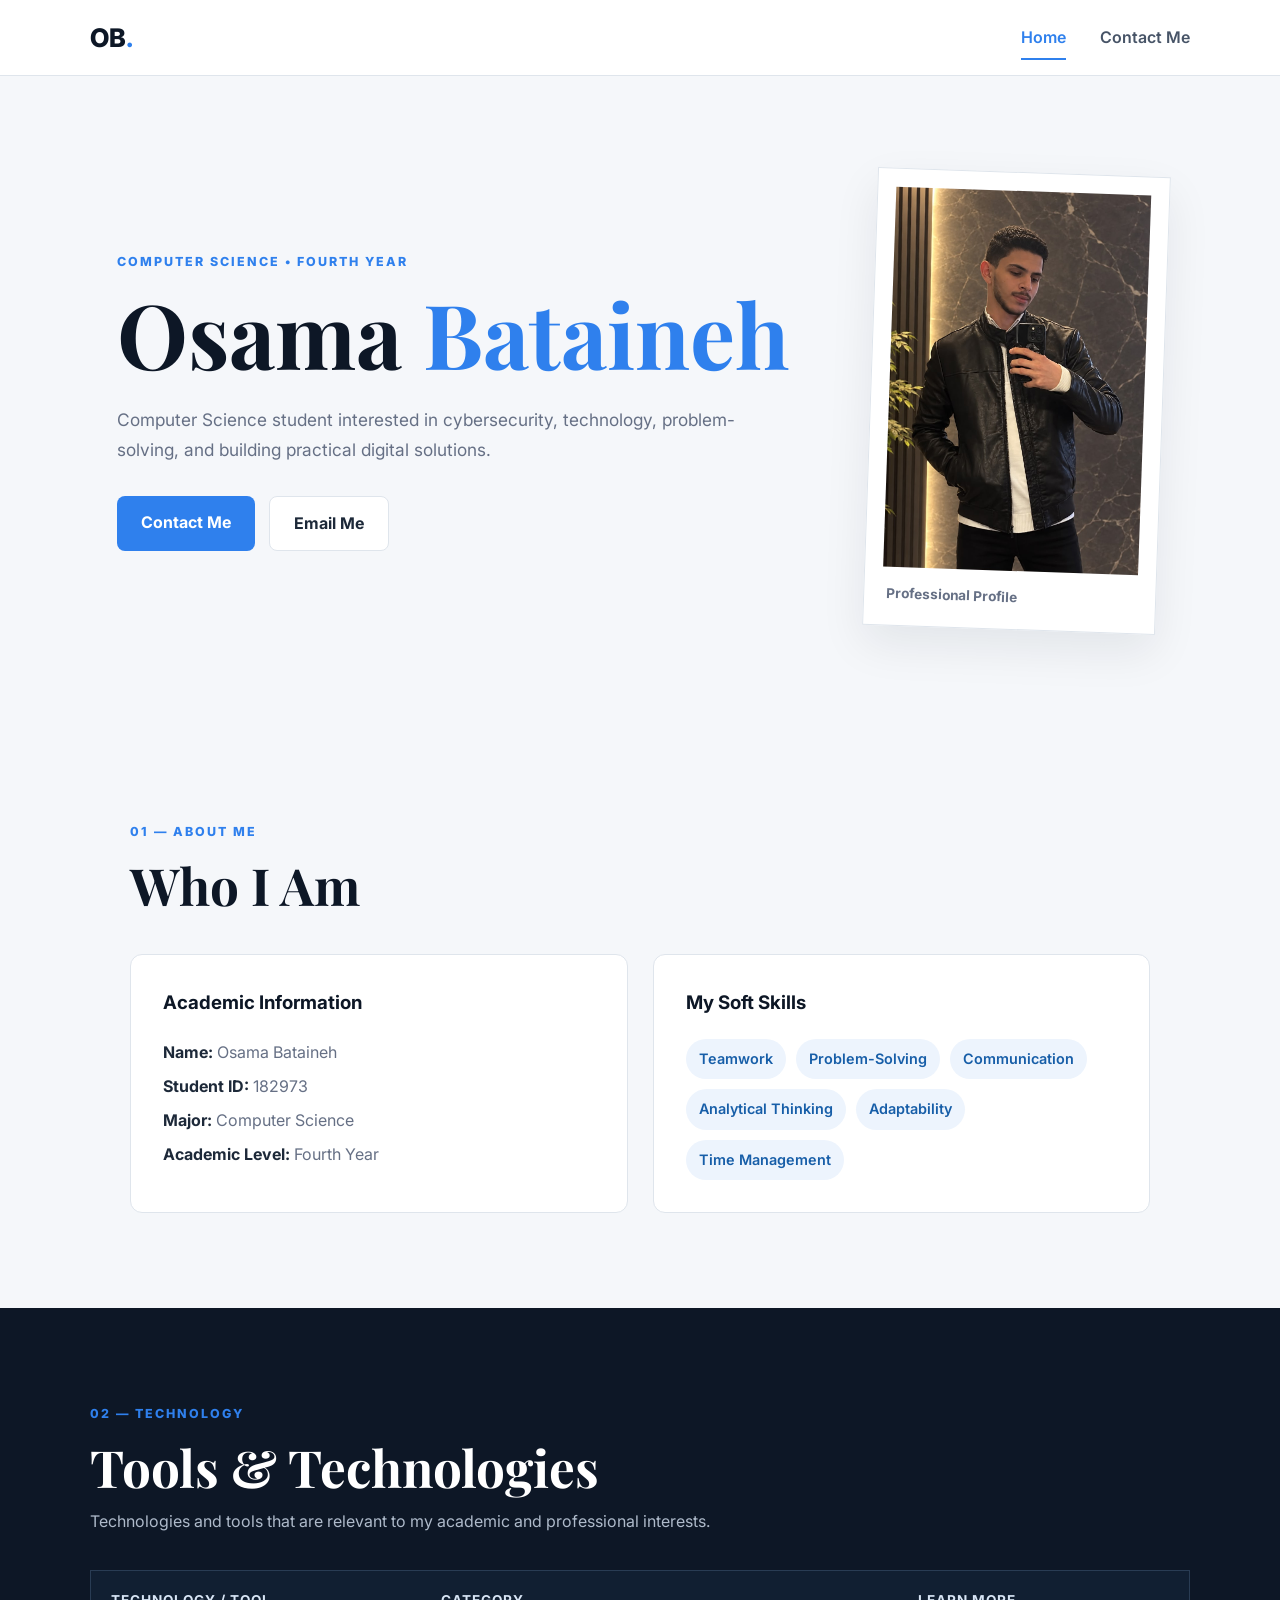
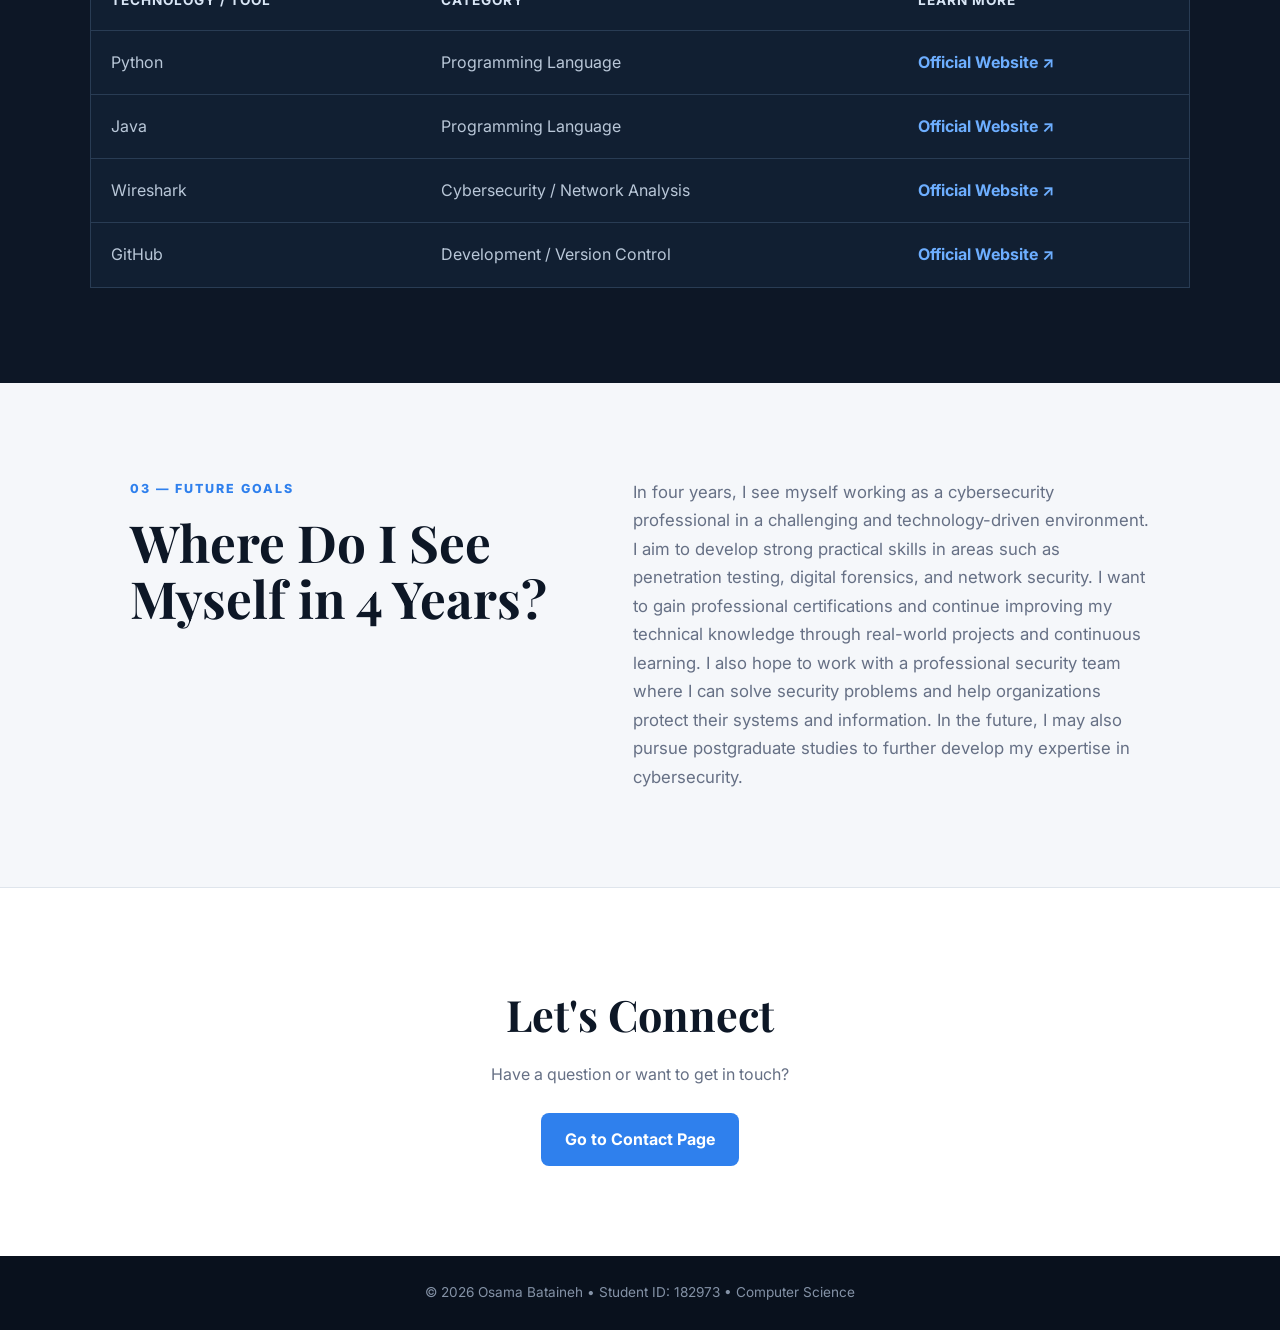
<file: index.html>
<!DOCTYPE html>
<html lang="en">
<head>
    <meta charset="UTF-8">
    <meta name="viewport" content="width=device-width, initial-scale=1.0">
    <title>182973 - Osama Bataineh | Computer Science Portfolio</title>
    <link rel="stylesheet" href="style.css">
</head>
<body>

<header class="navbar">
    <div class="logo">OB<span>.</span></div>
    <nav>
        <a href="index.html" class="active">Home</a>
        <a href="contact.html">Contact Me</a>
    </nav>
</header>

<main>
    <section class="hero">
        <div class="hero-text">
            <p class="eyebrow">COMPUTER SCIENCE • FOURTH YEAR</p>
            <h1>Osama <span>Bataineh</span></h1>
            <p class="intro">
                Computer Science student interested in cybersecurity, technology,
                problem-solving, and building practical digital solutions.
            </p>
            <div class="buttons">
                <a class="btn primary" href="contact.html">Contact Me</a>
                <a class="btn secondary" href="mailto:omalbatayneh24@cit.just.edu.jo">Email Me</a>
            </div>
        </div>

        <div class="profile-card">
            <img class="profile-photo" src="profile.jpg" alt="Professional photo of Osama Bataineh">
            <p>Professional Profile</p>
        </div>
    </section>

    <section class="section">
        <div class="section-heading">
            <p class="eyebrow">01 — ABOUT ME</p>
            <h2>Who I Am</h2>
        </div>

        <div class="about-grid">
            <div class="about-card">
                <h3>Academic Information</h3>
                <p><strong>Name:</strong> Osama Bataineh</p>
                <p><strong>Student ID:</strong> 182973</p>
                <p><strong>Major:</strong> Computer Science</p>
                <p><strong>Academic Level:</strong> Fourth Year</p>
            </div>

            <div class="about-card">
                <h3>My Soft Skills</h3>
                <div class="skills">
                    <span>Teamwork</span>
                    <span>Problem-Solving</span>
                    <span>Communication</span>
                    <span>Analytical Thinking</span>
                    <span>Adaptability</span>
                    <span>Time Management</span>
                </div>
            </div>
        </div>
    </section>

    <section class="section dark-section">
        <div class="section-heading">
            <p class="eyebrow">02 — TECHNOLOGY</p>
            <h2>Tools & Technologies</h2>
            <p class="section-description">
                Technologies and tools that are relevant to my academic and professional interests.
            </p>
        </div>

        <div class="table-wrapper">
            <table>
                <thead>
                    <tr>
                        <th>Technology / Tool</th>
                        <th>Category</th>
                        <th>Learn More</th>
                    </tr>
                </thead>
                <tbody>
                    <tr>
                        <td>Python</td>
                        <td>Programming Language</td>
                        <td><a href="https://www.python.org/" target="_blank" rel="noopener">Official Website ↗</a></td>
                    </tr>
                    <tr>
                        <td>Java</td>
                        <td>Programming Language</td>
                        <td><a href="https://www.java.com/" target="_blank" rel="noopener">Official Website ↗</a></td>
                    </tr>
                    <tr>
                        <td>Wireshark</td>
                        <td>Cybersecurity / Network Analysis</td>
                        <td><a href="https://www.wireshark.org/" target="_blank" rel="noopener">Official Website ↗</a></td>
                    </tr>
                    <tr>
                        <td>GitHub</td>
                        <td>Development / Version Control</td>
                        <td><a href="https://github.com/" target="_blank" rel="noopener">Official Website ↗</a></td>
                    </tr>
                </tbody>
            </table>
        </div>
    </section>

    <section class="section future-section">
        <div class="future-content">
            <div>
                <p class="eyebrow">03 — FUTURE GOALS</p>
                <h2>Where Do I See Myself in 4 Years?</h2>
            </div>

            <div class="future-text">
                <p>
                    In four years, I see myself working as a cybersecurity professional
                    in a challenging and technology-driven environment. I aim to develop
                    strong practical skills in areas such as penetration testing, digital
                    forensics, and network security. I want to gain professional
                    certifications and continue improving my technical knowledge through
                    real-world projects and continuous learning. I also hope to work with
                    a professional security team where I can solve security problems and
                    help organizations protect their systems and information. In the
                    future, I may also pursue postgraduate studies to further develop my
                    expertise in cybersecurity.
                </p>
            </div>
        </div>
    </section>

    <section class="cta">
        <h2>Let's Connect</h2>
        <p>Have a question or want to get in touch?</p>
        <a class="btn primary" href="contact.html">Go to Contact Page</a>
    </section>
</main>

<footer>
    <p>© 2026 Osama Bataineh • Student ID: 182973 • Computer Science</p>
</footer>

</body>
</html>
</file>
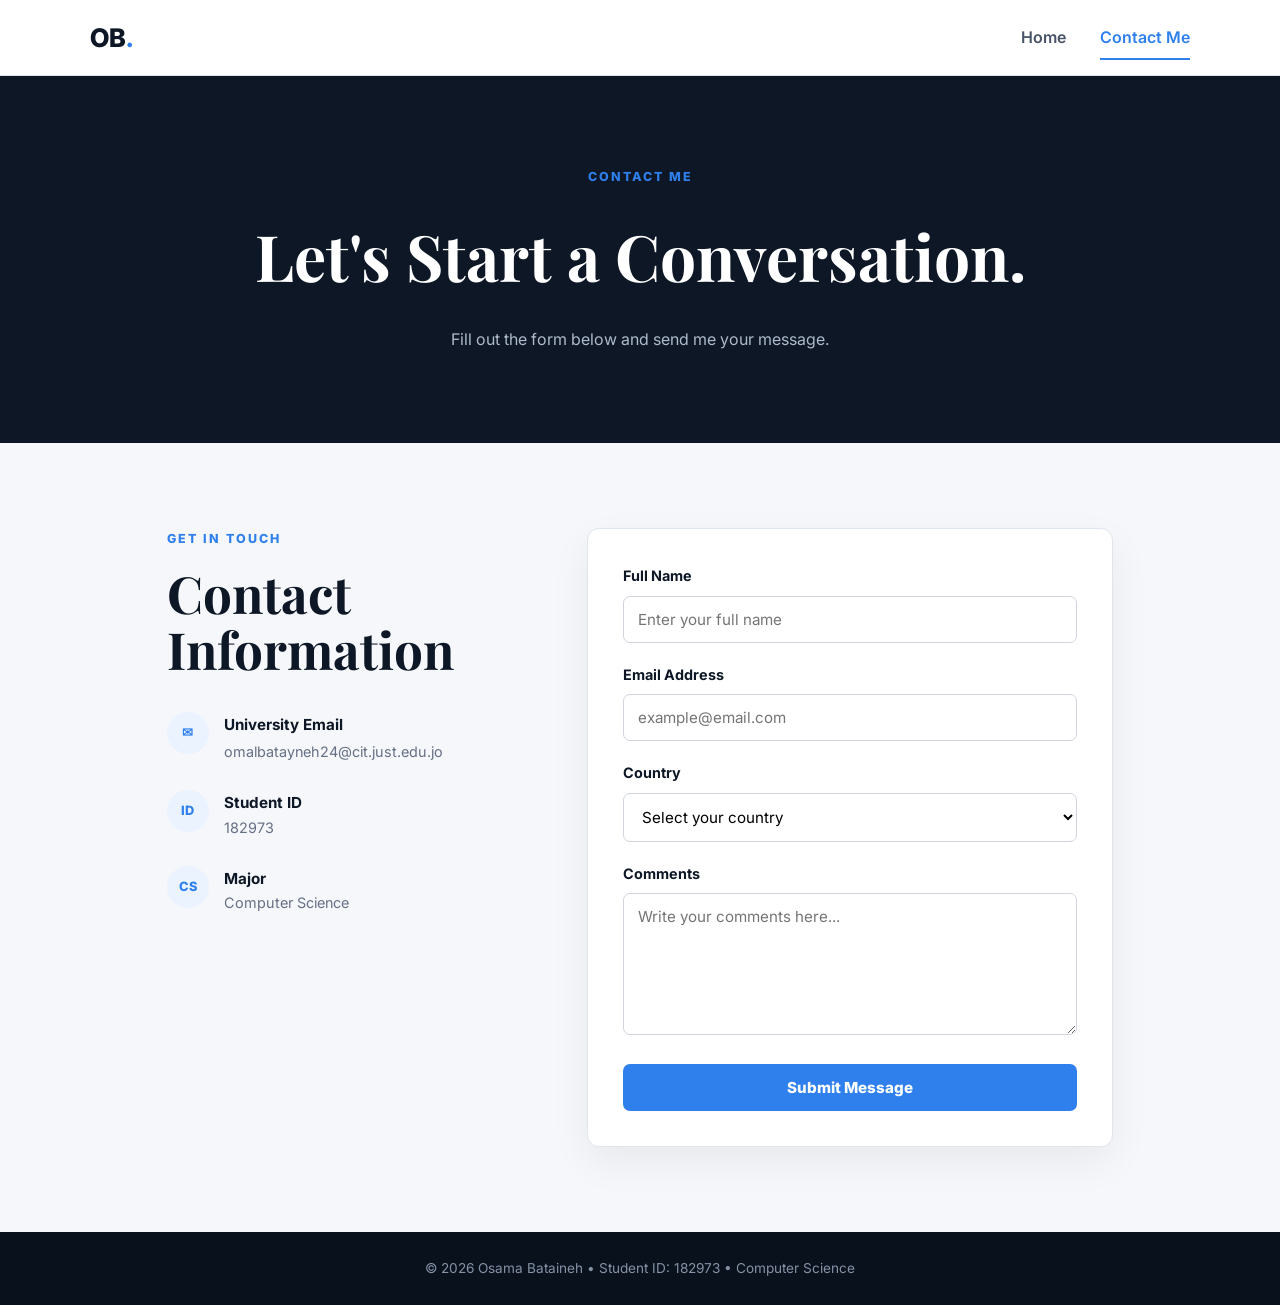
<file: contact.html>
<!DOCTYPE html>
<html lang="en">
<head>
    <meta charset="UTF-8">
    <meta name="viewport" content="width=device-width, initial-scale=1.0">
    <title>182973 - Osama Bataineh | Contact Me</title>
    <link rel="stylesheet" href="style.css">
</head>
<body>

<header class="navbar">
    <div class="logo">OB<span>.</span></div>
    <nav>
        <a href="index.html">Home</a>
        <a href="contact.html" class="active">Contact Me</a>
    </nav>
</header>

<main>
    <section class="contact-hero">
        <p class="eyebrow">CONTACT ME</p>
        <h1>Let's Start a Conversation.</h1>
        <p>
            Fill out the form below and send me your message.
        </p>
    </section>

    <section class="contact-section">
        <div class="contact-info">
            <p class="eyebrow">GET IN TOUCH</p>
            <h2>Contact Information</h2>

            <div class="info-item">
                <span class="icon">✉</span>
                <div>
                    <h3>University Email</h3>
                    <a href="mailto:omalbatayneh24@cit.just.edu.jo">
                        omalbatayneh24@cit.just.edu.jo
                    </a>
                </div>
            </div>

            <div class="info-item">
                <span class="icon">ID</span>
                <div>
                    <h3>Student ID</h3>
                    <p>182973</p>
                </div>
            </div>

            <div class="info-item">
                <span class="icon">CS</span>
                <div>
                    <h3>Major</h3>
                    <p>Computer Science</p>
                </div>
            </div>
        </div>

        <div class="form-card">
            <form id="contactForm">
                <div class="form-group">
                    <label for="fullName">Full Name</label>
                    <input type="text" id="fullName" name="fullName" placeholder="Enter your full name">
                </div>

                <div class="form-group">
                    <label for="email">Email Address</label>
                    <input type="email" id="email" name="email" placeholder="example@email.com">
                </div>

                <div class="form-group">
                    <label for="country">Country</label>
                    <select id="country" name="country">
                        <option value="">Select your country</option>
                        <option value="Jordan">Jordan</option>
                        <option value="Saudi Arabia">Saudi Arabia</option>
                        <option value="United Arab Emirates">United Arab Emirates</option>
                        <option value="Palestine">Palestine</option>
                        <option value="Iraq">Iraq</option>
                        <option value="Egypt">Egypt</option>
                        <option value="Other">Other</option>
                    </select>
                </div>

                <div class="form-group">
                    <label for="comments">Comments</label>
                    <textarea id="comments" name="comments" rows="6" placeholder="Write your comments here..."></textarea>
                </div>

                <button type="submit" class="submit-btn">Submit Message</button>
            </form>
        </div>
    </section>
</main>

<footer>
    <p>© 2026 Osama Bataineh • Student ID: 182973 • Computer Science</p>
</footer>

<script src="script.js"></script>
</body>
</html>
</file>
<file: style.css>
@import url('https://fonts.googleapis.com/css2?family=Inter:wght@400;500;600;700;800&family=Playfair+Display:wght@600;700&display=swap');

* {
    box-sizing: border-box;
    margin: 0;
    padding: 0;
}

:root {
    --bg: #f5f7fa;
    --white: #ffffff;
    --dark: #0d1726;
    --dark2: #14243a;
    --text: #1d2939;
    --muted: #667085;
    --accent: #2f80ed;
    --accent-dark: #1769c2;
    --border: #dfe5ec;
}

html {
    scroll-behavior: smooth;
}

body {
    font-family: 'Inter', Arial, sans-serif;
    background: var(--bg);
    color: var(--text);
    line-height: 1.7;
}

a {
    color: inherit;
    text-decoration: none;
}

.navbar {
    width: 100%;
    min-height: 72px;
    padding: 0 7%;
    display: flex;
    align-items: center;
    justify-content: space-between;
    background: rgba(255,255,255,0.96);
    border-bottom: 1px solid var(--border);
    position: sticky;
    top: 0;
    z-index: 10;
}

.logo {
    font-size: 1.6rem;
    font-weight: 800;
    color: var(--dark);
}

.logo span {
    color: var(--accent);
}

nav {
    display: flex;
    gap: 34px;
}

nav a {
    color: #475467;
    font-weight: 600;
    position: relative;
    padding: 24px 0;
}

nav a:hover,
nav a.active {
    color: var(--accent);
}

nav a.active::after {
    content: "";
    position: absolute;
    bottom: 15px;
    left: 0;
    width: 100%;
    height: 2px;
    background: var(--accent);
}

.hero {
    max-width: 1200px;
    margin: 0 auto;
    min-height: 650px;
    padding: 90px 6%;
    display: grid;
    grid-template-columns: 1.4fr .6fr;
    gap: 70px;
    align-items: center;
}

.eyebrow {
    color: var(--accent);
    font-size: .78rem;
    font-weight: 800;
    letter-spacing: 2px;
    margin-bottom: 15px;
}

.hero h1 {
    font-family: 'Playfair Display', Georgia, serif;
    font-size: clamp(3.2rem, 7vw, 6rem);
    line-height: 1;
    color: var(--dark);
    margin-bottom: 28px;
}

.hero h1 span {
    color: var(--accent);
}

.intro {
    max-width: 650px;
    font-size: 1.08rem;
    color: var(--muted);
    margin-bottom: 32px;
}

.buttons {
    display: flex;
    flex-wrap: wrap;
    gap: 14px;
}

.btn {
    display: inline-block;
    padding: 13px 24px;
    border-radius: 8px;
    font-weight: 700;
    transition: .2s;
}

.btn.primary {
    background: var(--accent);
    color: white;
}

.btn.primary:hover {
    background: var(--accent-dark);
    transform: translateY(-2px);
}

.btn.secondary {
    border: 1px solid var(--border);
    background: white;
}

.btn.secondary:hover {
    border-color: var(--accent);
    color: var(--accent);
}

.profile-card {
    background: white;
    border: 1px solid var(--border);
    padding: 18px;
    box-shadow: 0 18px 45px rgba(13, 23, 38, .08);
    transform: rotate(2deg);
}

.profile-photo {
    width: 100%;
    min-height: 380px;
    height: 380px;
    object-fit: cover;
    object-position: center top;
    display: block;
}

.photo-placeholder {
    min-height: 380px;
    background: linear-gradient(145deg, #dce8f7, #aebfd4);
    display: flex;
    align-items: center;
    justify-content: center;
    color: #344054;
    text-align: center;
    font-weight: 800;
    letter-spacing: 2px;
    font-size: 1.3rem;
}

.profile-card p {
    padding: 15px 4px 2px;
    font-size: .85rem;
    font-weight: 700;
    color: var(--muted);
}

.section {
    padding: 95px 7%;
    max-width: 1200px;
    margin: auto;
}

.section-heading h2,
.future-section h2,
.contact-section h2 {
    color: var(--dark);
    font-family: 'Playfair Display', Georgia, serif;
    font-size: clamp(2rem, 4vw, 3.2rem);
    line-height: 1.1;
}

.about-grid {
    display: grid;
    grid-template-columns: 1fr 1fr;
    gap: 25px;
    margin-top: 40px;
}

.about-card {
    background: white;
    border: 1px solid var(--border);
    border-radius: 12px;
    padding: 32px;
}

.about-card h3 {
    margin-bottom: 20px;
    color: var(--dark);
}

.about-card p {
    color: var(--muted);
    margin: 7px 0;
}

.about-card strong {
    color: var(--text);
}

.skills {
    display: flex;
    flex-wrap: wrap;
    gap: 10px;
}

.skills span {
    padding: 8px 13px;
    border-radius: 999px;
    background: #edf4fd;
    color: #175ea8;
    font-size: .9rem;
    font-weight: 600;
}

.dark-section {
    max-width: none;
    background: var(--dark);
    color: white;
    padding-left: 7%;
    padding-right: 7%;
}

.dark-section .section-heading h2 {
    color: white;
}

.section-description {
    color: #aebaca;
    margin-top: 12px;
}

.table-wrapper {
    max-width: 1100px;
    margin: 35px auto 0;
    overflow-x: auto;
}

table {
    width: 100%;
    min-width: 650px;
    border-collapse: collapse;
    background: #111f32;
    border: 1px solid #293c54;
}

th, td {
    padding: 18px 20px;
    text-align: left;
    border-bottom: 1px solid #293c54;
}

th {
    color: #d8e5f5;
    font-size: .85rem;
    text-transform: uppercase;
    letter-spacing: 1px;
}

td {
    color: #b9c7d8;
}

td a {
    color: #6daeff;
    font-weight: 700;
}

td a:hover {
    text-decoration: underline;
}

.future-section {
    max-width: 1200px;
}

.future-content {
    display: grid;
    grid-template-columns: .9fr 1.1fr;
    gap: 80px;
    align-items: start;
}

.future-text {
    font-size: 1.05rem;
    color: var(--muted);
}

.cta {
    text-align: center;
    padding: 90px 20px;
    background: white;
    border-top: 1px solid var(--border);
}

.cta h2 {
    font-family: 'Playfair Display', Georgia, serif;
    font-size: 2.7rem;
    color: var(--dark);
}

.cta p {
    color: var(--muted);
    margin: 10px 0 25px;
}

footer {
    background: #09111d;
    color: #8492a6;
    text-align: center;
    padding: 25px 15px;
    font-size: .85rem;
}

.contact-hero {
    background: var(--dark);
    color: white;
    text-align: center;
    padding: 90px 20px;
}

.contact-hero h1 {
    font-family: 'Playfair Display', Georgia, serif;
    font-size: clamp(2.5rem, 5vw, 4.5rem);
    margin-bottom: 15px;
}

.contact-hero p:last-child {
    color: #aebaca;
}

.contact-section {
    max-width: 1100px;
    margin: 0 auto;
    padding: 85px 6%;
    display: grid;
    grid-template-columns: .8fr 1.2fr;
    gap: 70px;
}

.contact-info h2 {
    margin-bottom: 35px;
}

.info-item {
    display: flex;
    gap: 15px;
    margin: 25px 0;
}

.icon {
    width: 42px;
    height: 42px;
    flex: 0 0 42px;
    border-radius: 50%;
    background: #eaf3ff;
    color: var(--accent);
    display: flex;
    align-items: center;
    justify-content: center;
    font-weight: 800;
    font-size: .8rem;
}

.info-item h3 {
    font-size: .95rem;
    color: var(--dark);
}

.info-item p,
.info-item a {
    color: var(--muted);
    font-size: .9rem;
}

.info-item a:hover {
    color: var(--accent);
}

.form-card {
    background: white;
    border: 1px solid var(--border);
    padding: 35px;
    border-radius: 12px;
    box-shadow: 0 15px 40px rgba(13, 23, 38, .06);
}

.form-group {
    margin-bottom: 20px;
}

label {
    display: block;
    margin-bottom: 7px;
    color: var(--dark);
    font-size: .9rem;
    font-weight: 700;
}

input,
select,
textarea {
    width: 100%;
    padding: 13px 14px;
    border: 1px solid #d0d5dd;
    border-radius: 7px;
    font-family: inherit;
    font-size: .95rem;
    outline: none;
    background: #fff;
}

input:focus,
select:focus,
textarea:focus {
    border-color: var(--accent);
    box-shadow: 0 0 0 3px rgba(47,128,237,.1);
}

textarea {
    resize: vertical;
}

.submit-btn {
    width: 100%;
    border: none;
    background: var(--accent);
    color: white;
    padding: 14px;
    border-radius: 7px;
    font-family: inherit;
    font-weight: 800;
    font-size: .95rem;
    cursor: pointer;
    transition: .2s;
}

.submit-btn:hover {
    background: var(--accent-dark);
}

@media (max-width: 800px) {
    .navbar {
        padding: 0 5%;
    }

    nav {
        gap: 18px;
    }

    .hero,
    .about-grid,
    .future-content,
    .contact-section {
        grid-template-columns: 1fr;
    }

    .hero {
        padding-top: 60px;
        min-height: auto;
    }

    .profile-card {
        max-width: 350px;
        margin: 0 auto;
    }

    .profile-photo {
    width: 100%;
    min-height: 380px;
    height: 380px;
    object-fit: cover;
    object-position: center top;
    display: block;
}

.photo-placeholder {
        min-height: 320px;
    }

    .future-content {
        gap: 30px;
    }

    .contact-section {
        padding-top: 60px;
    }
}

@media (max-width: 500px) {
    nav a {
        padding: 24px 0;
        font-size: .85rem;
    }

    .hero h1 {
        font-size: 3.2rem;
    }

    .form-card {
        padding: 22px;
    }
}
</file>
